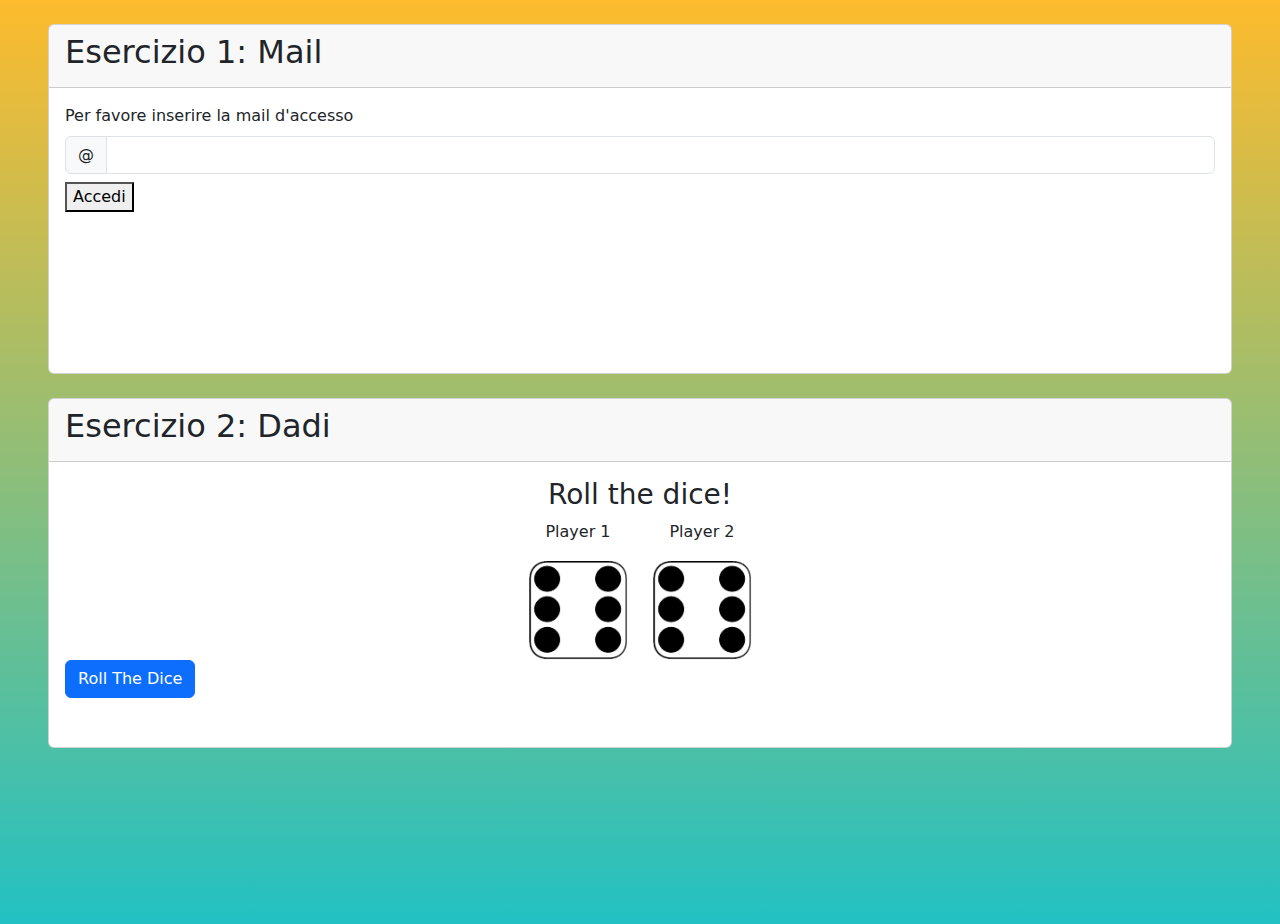
<file: index.html>
<!DOCTYPE html>
<html lang="en">

<head>
  <meta charset="UTF-8">
  <meta name="viewport" content="width=device-width, initial-scale=1.0">
  <link href="https://cdn.jsdelivr.net/npm/bootstrap@5.3.3/dist/css/bootstrap.min.css" rel="stylesheet"
    integrity="sha384-QWTKZyjpPEjISv5WaRU9OFeRpok6YctnYmDr5pNlyT2bRjXh0JMhjY6hW+ALEwIH" crossorigin="anonymous">
  <link rel="stylesheet" href="/assets/css/style.css">
  <title>Document</title>
</head>

<body>
  <div class="container-fluid">
    <div class="row m-4 gap-4 flex-column">
      <div class="col">
        <!-- primo esercizio -->
        <div class="card ms_my_card">
          <div class="card-header">
            <h2>Esercizio 1: Mail</h2>
          </div>
          <div class="card-body">
            <!-- enter your mail -->
            <form action="" class="input-group" id="my_form">
              <div class="col mb-3">
                <label for="user_input" class="form-label">Per favore inserire la mail d'accesso</label>
                <div class="input-group mb-2">
                  <span class="input-group-text" id="basic-addon1">@</span>
                  <input class="form-control" type="text" name="user_input" id="user_input">
                </div>
                <div>
                  <button type="submit" id="enter_input">Accedi</button>
                </div>
              </div>

            </form>
            <!-- append elements placed here -->
            <div id="Access_status">
            </div>
          </div>
        </div>
      </div>
      <!-- secondo esercizio -->
      <div class="col">
        <div class="card ms_my_card" >
          <div class="card-header">
            <h2>
              Esercizio 2: Dadi
            </h2>
          </div>
          <div class="card-body">
            <div class="row justify-content-center">
              <div class="col-12 text-center">
                <h3>
                  Roll the dice!
                </h3>
              </div>
              <!-- dice 1 -->
              <div class="col-auto">
                <p class="text-center">
                  Player 1
                </p>
                <img src="./assets/img/dice6.png" alt="" class="dice_img" id="dice1">
              </div>
              <!-- dice 2 -->
              <div class="col-auto">
                <p class="text-center">
                  Player 2
                </p>
                <img src="./assets/img/dice6.png" alt="" class="dice_img" id="dice2">
              </div>
              <!-- click to roll button -->
              <div class="col-12">
                <button type="button" class="btn btn-primary" onclick="rollTheDice()">
                  Roll The Dice</button>
              </div>
            </div>
          </div>
        </div>
      </div>
    </div>
  </div>
  <script src="https://cdn.jsdelivr.net/npm/bootstrap@5.3.3/dist/js/bootstrap.bundle.min.js"
    integrity="sha384-YvpcrYf0tY3lHB60NNkmXc5s9fDVZLESaAA55NDzOxhy9GkcIdslK1eN7N6jIeHz"
    crossorigin="anonymous"></script>
  <script src="./assets/js/prove.js"></script>
  <!-- <script src="./assets/js/main.js"></script> -->
</body>

</html>
</file>
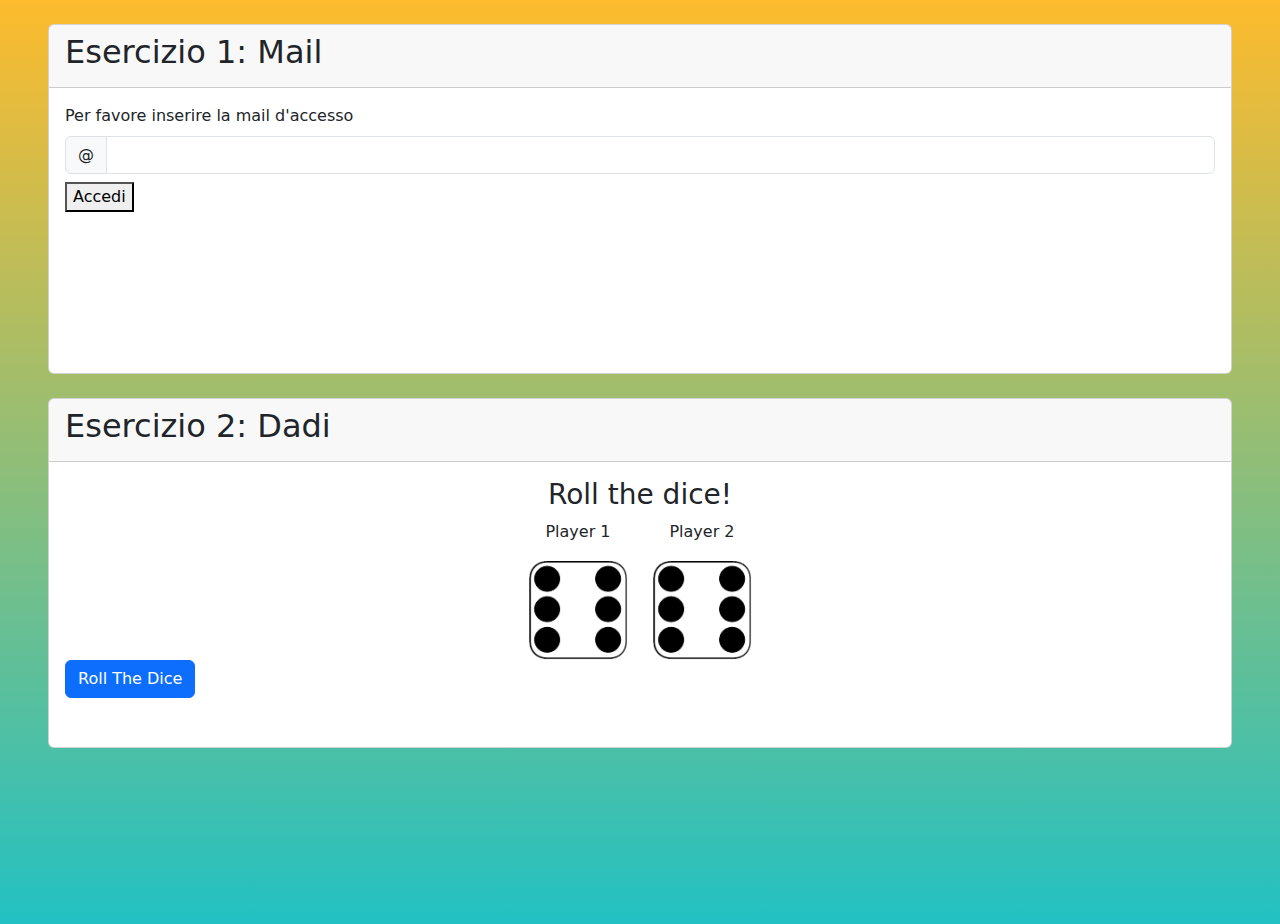
<file: assets/index.html>
<!DOCTYPE html>
<html lang="en">

<head>
  <meta charset="UTF-8">
  <meta name="viewport" content="width=device-width, initial-scale=1.0">
  <link href="https://cdn.jsdelivr.net/npm/bootstrap@5.3.3/dist/css/bootstrap.min.css" rel="stylesheet"
    integrity="sha384-QWTKZyjpPEjISv5WaRU9OFeRpok6YctnYmDr5pNlyT2bRjXh0JMhjY6hW+ALEwIH" crossorigin="anonymous">
  <link rel="stylesheet" href="./css/style.css">
  <title>Document</title>
</head>

<body>
  <div class="container-fluid">
    <div class="row m-4 gap-4 flex-column">
      <div class="col">
        <!-- primo esercizio -->
        <div class="card ms_my_card">
          <div class="card-header">
            <h2>Esercizio 1: Mail</h2>
          </div>
          <div class="card-body">
            <!-- enter your mail -->
            <form action="" class="input-group" id="my_form">
              <div class="col mb-3">
                <label for="user_input" class="form-label">Per favore inserire la mail d'accesso</label>
                <div class="input-group mb-2">
                  <span class="input-group-text" id="basic-addon1">@</span>
                  <input class="form-control" type="text" name="user_input" id="user_input">
                </div>
                <div>
                  <button type="submit" id="enter_input">Accedi</button>
                </div>
              </div>

            </form>
            <!-- append elements placed here -->
            <div id="Access_status">
            </div>
          </div>
        </div>
      </div>
      <!-- secondo esercizio -->
      <div class="col">
        <div class="card ms_my_card" >
          <div class="card-header">
            <h2>
              Esercizio 2: Dadi
            </h2>
          </div>
          <div class="card-body">
            <div class="row justify-content-center">
              <div class="col-12 text-center">
                <h3>
                  Roll the dice!
                </h3>
              </div>
              <!-- dice 1 -->
              <div class="col-auto">
                <p class="text-center">
                  Player 1
                </p>
                <img src="./img/dice6.png" alt="" class="dice_img" id="dice1">
              </div>
              <!-- dice 2 -->
              <div class="col-auto">
                <p class="text-center">
                  Player 2
                </p>
                <img src="./img/dice6.png" alt="" class="dice_img" id="dice2">
              </div>
              <!-- click to roll button -->
              <div class="col-12">
                <button type="button" class="btn btn-primary" onclick="rollTheDice()">
                  Roll The Dice</button>
              </div>
            </div>
          </div>
        </div>
      </div>
    </div>
  </div>
  <script src="https://cdn.jsdelivr.net/npm/bootstrap@5.3.3/dist/js/bootstrap.bundle.min.js"
    integrity="sha384-YvpcrYf0tY3lHB60NNkmXc5s9fDVZLESaAA55NDzOxhy9GkcIdslK1eN7N6jIeHz"
    crossorigin="anonymous"></script>
  <script src="./js/prove.js"></script>
  <!-- <script src="./js/main.js"></script> -->
</body>

</html>
</file>
<file: assets/css/style.css>
body{
  min-height:100vh;
  background: rgb(34,193,195);
  background: linear-gradient(0deg, rgba(34,193,195,1) 0%, rgba(253,187,45,1) 100%);
  background-size:contain;
  background-repeat: no-repeat;
}

.ms_my_card{
  min-height:350px;
}

.dice_img{
  width:100px;
  height:100px;
}

.gif_sizing{
  width:100px;
  height:100px;
}

.dynamic-image {
  transform: scale(3);
}
</file>
